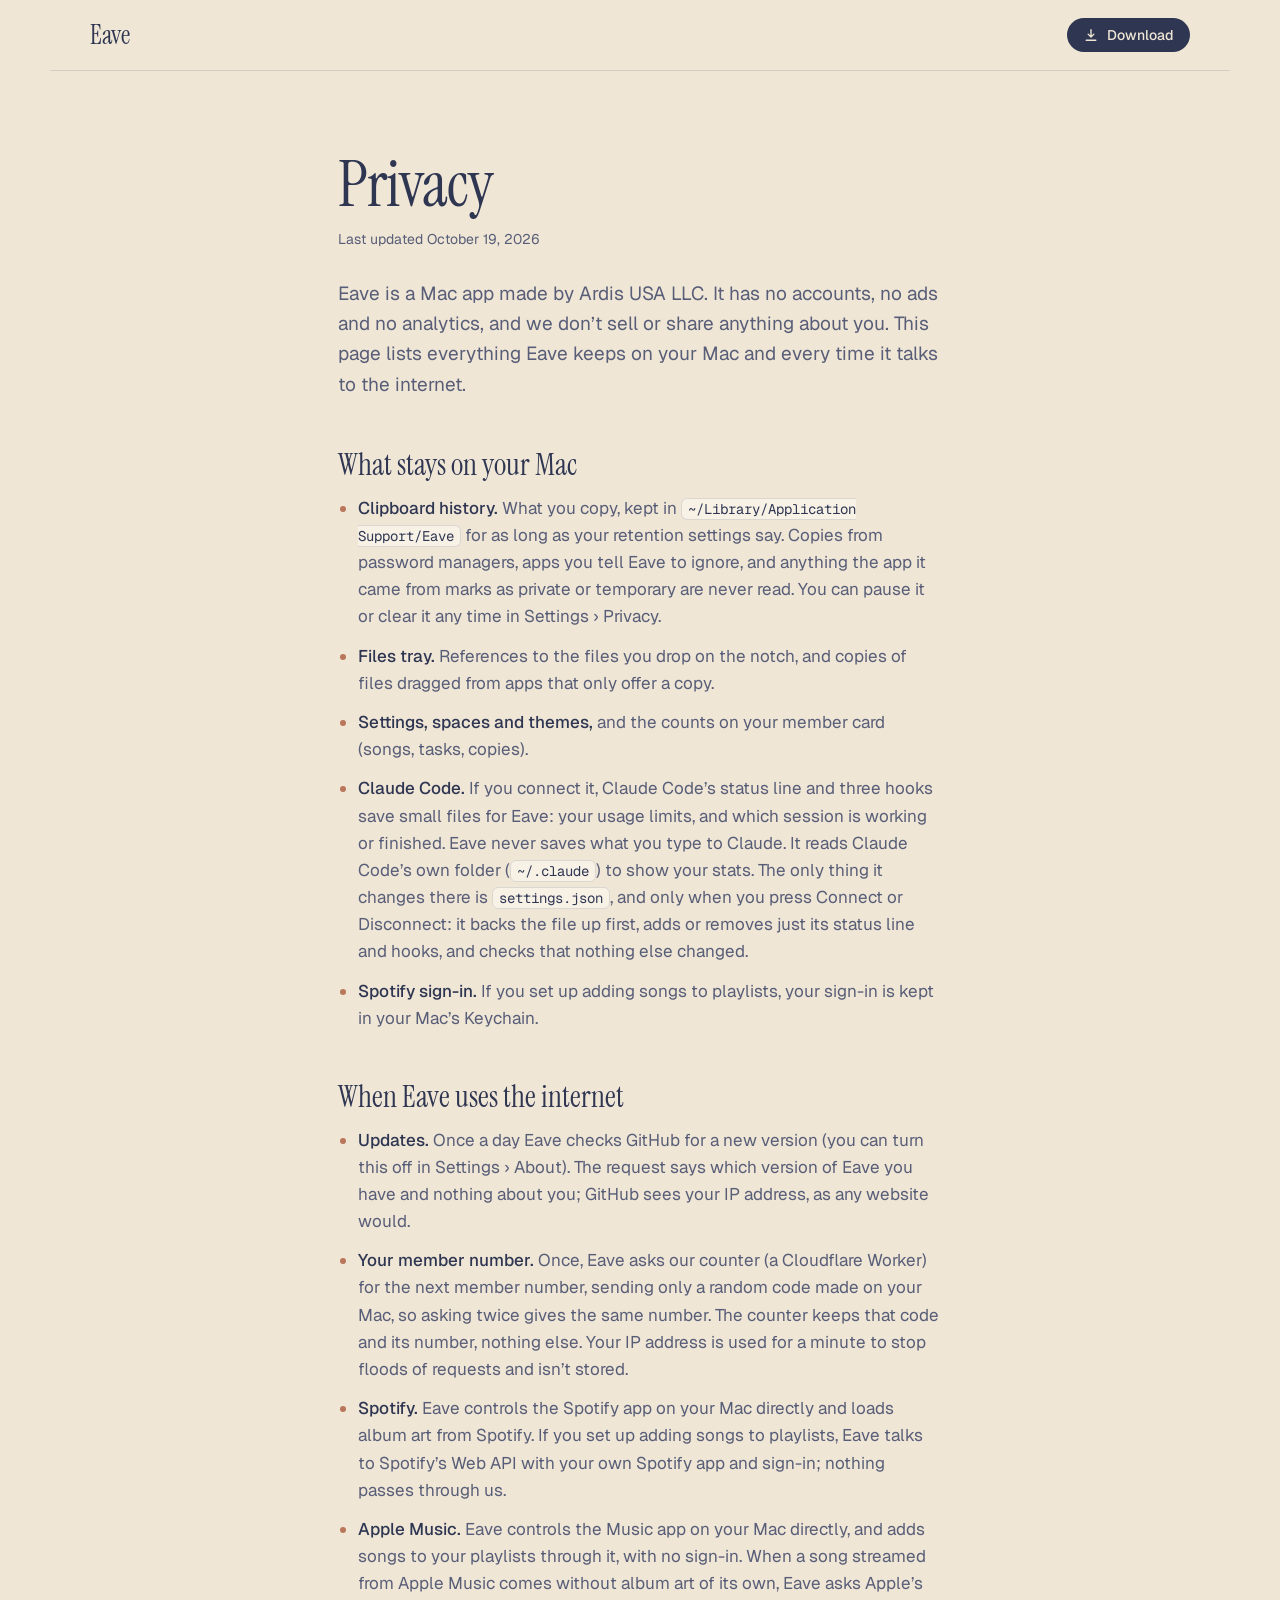
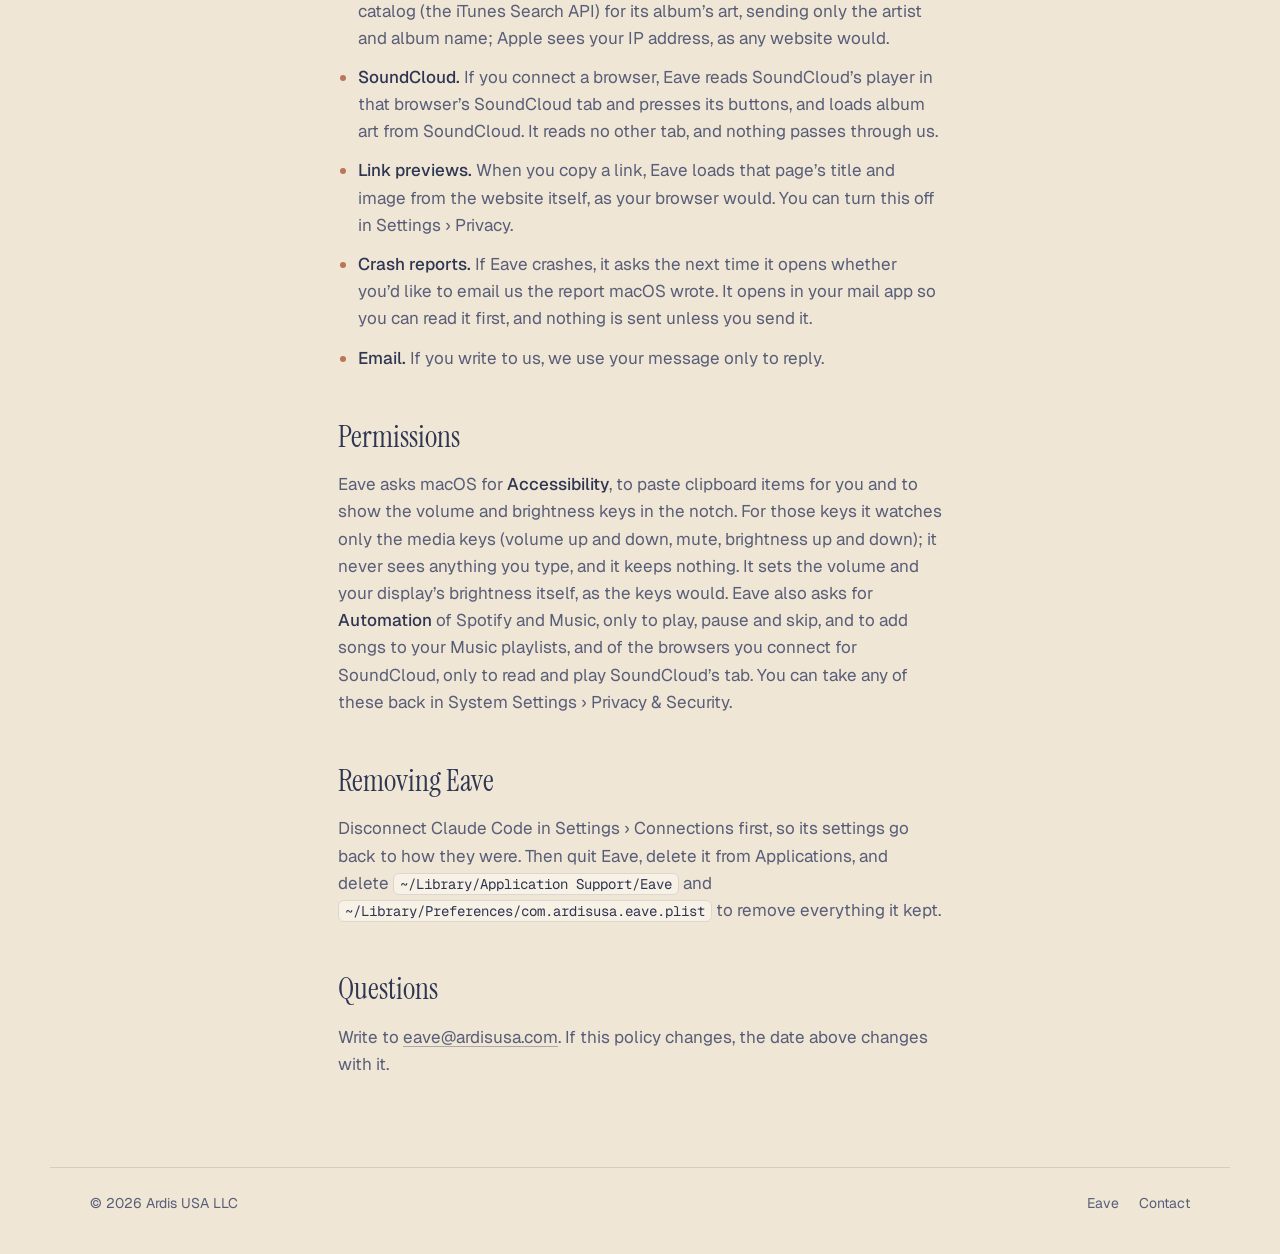
<file: privacy.html>
<!doctype html>
<html lang="en">
<head>
<meta charset="utf-8">
<meta name="viewport" content="width=device-width, initial-scale=1, viewport-fit=cover">
<title>Privacy · Eave for Mac</title>
<meta name="description" content="What Eave keeps on your Mac, when it uses the internet, and what it sends.">
<link rel="canonical" href="https://eave.ardisusa.com/privacy.html">
<meta name="theme-color" content="#2F3652">
<link rel="icon" type="image/svg+xml" href="favicon.svg">
<link rel="icon" type="image/png" sizes="64x64" href="favicon.png">
<link rel="apple-touch-icon" href="apple-touch-icon.png">
<link rel="preconnect" href="https://fonts.googleapis.com">
<link rel="preconnect" href="https://fonts.gstatic.com" crossorigin>
<link rel="stylesheet" href="https://fonts.googleapis.com/css2?family=Geist:wght@300..600&family=Geist+Mono:wght@400;500&family=Instrument+Serif:ital@0;1&display=swap">
<style>
  :root {
    --cream: #EFE6D6;
    --paper: #F7F1E6;
    --navy: #2F3652;
    --navy-deep: #262C45;
    --ink: #2F3652;
    --ink-soft: #595E78;
    --clay: #B9765A;
    --line: rgba(47, 54, 82, 0.14);
    --serif: 'Instrument Serif', 'Iowan Old Style', 'Palatino Linotype', Palatino, Georgia, serif;
    --sans: 'Geist', -apple-system, BlinkMacSystemFont, 'Helvetica Neue', Helvetica, Arial, sans-serif;
    --mono: 'Geist Mono', ui-monospace, 'SF Mono', Menlo, monospace;
  }
  html { background: var(--cream); -webkit-text-size-adjust: 100%; }
  body {
    margin: 0;
    background: var(--cream);
    color: var(--ink);
    font: 400 17px/1.6 var(--sans);
    -webkit-font-smoothing: antialiased;
    -moz-osx-font-smoothing: grayscale;
  }
  a { color: inherit; }
  :focus-visible { outline: 2px solid var(--clay); outline-offset: 3px; border-radius: 4px; }

  .bar {
    display: flex; align-items: center; justify-content: space-between; gap: 16px;
    max-width: 1180px; margin: 0 auto; box-sizing: border-box;
    padding: 18px clamp(16px, 4vw, 40px);
    border-bottom: 1px solid var(--line);
  }
  .brand { font: 400 26px/1 var(--serif); letter-spacing: -0.01em; text-decoration: none; }
  .btn {
    display: inline-flex; align-items: center; gap: 8px;
    padding: 9px 16px; border-radius: 999px;
    background: var(--navy); color: var(--cream);
    font: 500 14px/1 var(--sans); text-decoration: none;
    transition: background 0.2s, transform 0.2s;
  }
  .btn:hover { background: var(--navy-deep); transform: translateY(-1px); }
  .btn svg { width: 16px; height: 16px; flex: none; }

  main {
    max-width: 700px; margin: 0 auto; box-sizing: border-box;
    padding: clamp(40px, 8vw, 80px) clamp(16px, 5vw, 48px) 72px;
  }
  h1 { margin: 0; font: 400 clamp(44px, 8vw, 64px)/1.05 var(--serif); letter-spacing: -0.015em; }
  .updated { margin: 10px 0 0; font-size: 14px; color: var(--ink-soft); }
  .lede { margin: 28px 0 0; font-size: 19px; }
  h2 { margin: 48px 0 12px; font: 400 30px/1.15 var(--serif); }
  p, li { color: var(--ink-soft); }
  strong { color: var(--ink); font-weight: 500; }
  ul { margin: 0; padding-left: 20px; }
  li + li { margin-top: 12px; }
  li::marker { color: var(--clay); }
  code {
    font: 14px var(--mono);
    padding: 1px 6px; border-radius: 6px;
    background: var(--paper); border: 1px solid var(--line);
    color: var(--ink);
    overflow-wrap: anywhere;
  }
  main a { text-decoration-color: rgba(47, 54, 82, 0.35); text-underline-offset: 3px; }
  main a:hover { text-decoration-color: currentColor; }

  footer {
    display: flex; flex-wrap: wrap; justify-content: space-between; gap: 10px 24px;
    max-width: 1180px; margin: 0 auto; box-sizing: border-box;
    padding: 24px clamp(16px, 4vw, 40px) 40px;
    border-top: 1px solid var(--line);
    font-size: 14px; color: var(--ink-soft);
  }
  footer nav { display: flex; gap: 20px; }
  footer a { text-decoration: none; }
  footer a:hover { color: var(--ink); }

  @media (prefers-reduced-motion: reduce) { .btn { transition: none; } .btn:hover { transform: none; } }
</style>
</head>
<body>

<header class="bar">
  <a class="brand" href="./">Eave</a>
  <a class="btn" href="https://github.com/userbiznes/eave-releases/releases/latest/download/Eave.dmg"><svg viewBox="0 0 20 20" aria-hidden="true"><path d="M10 3.5v9m0 0L6.4 8.9M10 12.5l3.6-3.6M4 16.5h12" fill="none" stroke="currentColor" stroke-width="1.7" stroke-linecap="round" stroke-linejoin="round"/></svg>Download</a>
</header>

<main>
  <h1>Privacy</h1>
  <p class="updated">Last updated October 19, 2026</p>

  <p class="lede">Eave is a Mac app made by Ardis USA LLC. It has no accounts, no ads and no analytics, and we don’t sell or share anything about you. This page lists everything Eave keeps on your Mac and every time it talks to the internet.</p>

  <h2>What stays on your Mac</h2>
  <ul>
    <li><strong>Clipboard history.</strong> What you copy, kept in <code>~/Library/Application Support/Eave</code> for as long as your retention settings say. Copies from password managers, apps you tell Eave to ignore, and anything the app it came from marks as private or temporary are never read. You can pause it or clear it any time in Settings › Privacy.</li>
    <li><strong>Files tray.</strong> References to the files you drop on the notch, and copies of files dragged from apps that only offer a copy.</li>
    <li><strong>Settings, spaces and themes,</strong> and the counts on your member card (songs, tasks, copies).</li>
    <li><strong>Claude Code.</strong> If you connect it, Claude Code’s status line and three hooks save small files for Eave: your usage limits, and which session is working or finished. Eave never saves what you type to Claude. It reads Claude Code’s own folder (<code>~/.claude</code>) to show your stats. The only thing it changes there is <code>settings.json</code>, and only when you press Connect or Disconnect: it backs the file up first, adds or removes just its status line and hooks, and checks that nothing else changed.</li>
    <li><strong>Spotify sign-in.</strong> If you set up adding songs to playlists, your sign-in is kept in your Mac’s Keychain.</li>
  </ul>

  <h2>When Eave uses the internet</h2>
  <ul>
    <li><strong>Updates.</strong> Once a day Eave checks GitHub for a new version (you can turn this off in Settings › About). The request says which version of Eave you have and nothing about you; GitHub sees your IP address, as any website would.</li>
    <li><strong>Your member number.</strong> Once, Eave asks our counter (a Cloudflare Worker) for the next member number, sending only a random code made on your Mac, so asking twice gives the same number. The counter keeps that code and its number, nothing else. Your IP address is used for a minute to stop floods of requests and isn’t stored.</li>
    <li><strong>Spotify.</strong> Eave controls the Spotify app on your Mac directly and loads album art from Spotify. If you set up adding songs to playlists, Eave talks to Spotify’s Web API with your own Spotify app and sign-in; nothing passes through us.</li>
    <li><strong>Apple Music.</strong> Eave controls the Music app on your Mac directly, and adds songs to your playlists through it, with no sign-in. When a song streamed from Apple Music comes without album art of its own, Eave asks Apple’s catalog (the iTunes Search API) for its album’s art, sending only the artist and album name; Apple sees your IP address, as any website would.</li>
    <li><strong>SoundCloud.</strong> If you connect a browser, Eave reads SoundCloud’s player in that browser’s SoundCloud tab and presses its buttons, and loads album art from SoundCloud. It reads no other tab, and nothing passes through us.</li>
    <li><strong>Link previews.</strong> When you copy a link, Eave loads that page’s title and image from the website itself, as your browser would. You can turn this off in Settings › Privacy.</li>
    <li><strong>Crash reports.</strong> If Eave crashes, it asks the next time it opens whether you’d like to email us the report macOS wrote. It opens in your mail app so you can read it first, and nothing is sent unless you send it.</li>
    <li><strong>Email.</strong> If you write to us, we use your message only to reply.</li>
  </ul>

  <h2>Permissions</h2>
  <p>Eave asks macOS for <strong>Accessibility</strong>, to paste clipboard items for you and to show the volume and brightness keys in the notch. For those keys it watches only the media keys (volume up and down, mute, brightness up and down); it never sees anything you type, and it keeps nothing. It sets the volume and your display’s brightness itself, as the keys would. Eave also asks for <strong>Automation</strong> of Spotify and Music, only to play, pause and skip, and to add songs to your Music playlists, and of the browsers you connect for SoundCloud, only to read and play SoundCloud’s tab. You can take any of these back in System Settings › Privacy &amp; Security.</p>

  <h2>Removing Eave</h2>
  <p>Disconnect Claude Code in Settings › Connections first, so its settings go back to how they were. Then quit Eave, delete it from Applications, and delete <code>~/Library/Application Support/Eave</code> and <code>~/Library/Preferences/com.ardisusa.eave.plist</code> to remove everything it kept.</p>

  <h2>Questions</h2>
  <p>Write to <a href="mailto:eave@ardisusa.com">eave@ardisusa.com</a>. If this policy changes, the date above changes with it.</p>
</main>

<footer>
  <span>© 2026 Ardis USA LLC</span>
  <nav aria-label="Footer">
    <a href="./">Eave</a>
    <a href="mailto:eave@ardisusa.com">Contact</a>
  </nav>
</footer>

</body>
</html>
</file>
